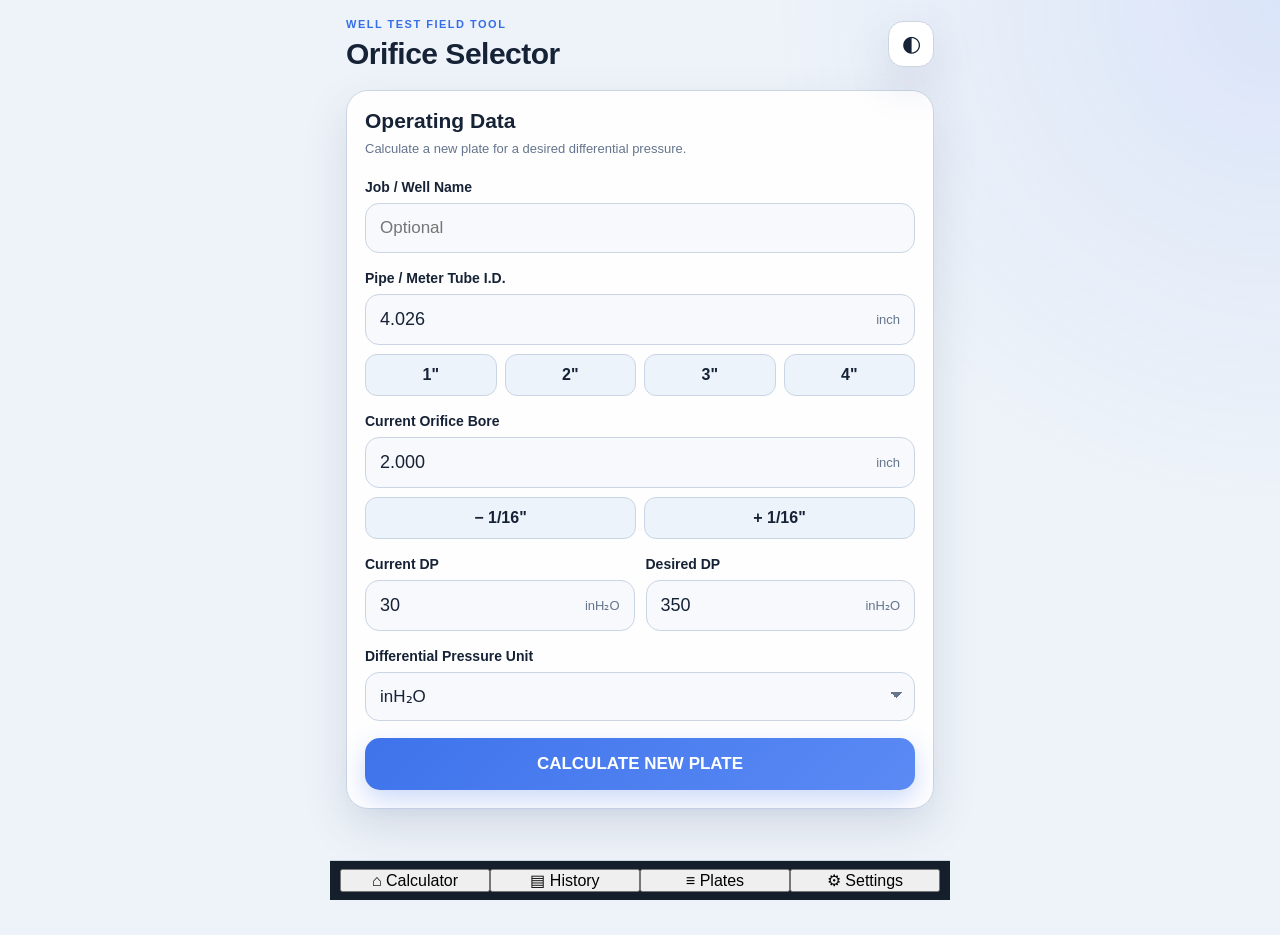
<file: index.html>
<!DOCTYPE html>
<html lang="en">
<head>
    <meta charset="UTF-8">

    <meta
        name="viewport"
        content="width=device-width, initial-scale=1, viewport-fit=cover"
    >

    <meta name="theme-color" content="#08111f">
    <meta name="apple-mobile-web-app-capable" content="yes">
    <meta
        name="apple-mobile-web-app-status-bar-style"
        content="black-translucent"
    >

    <title>Well Test Orifice Selector</title>

    <link rel="manifest" href="manifest.json">
    <link rel="stylesheet" href="style.css">
</head>

<body>

<div class="app-shell">

    <header class="top-header">

        <div>
            <p class="eyebrow">WELL TEST FIELD TOOL</p>
            <h1>Orifice Selector</h1>
        </div>

        <button
            class="icon-button"
            type="button"
            onclick="toggleTheme()"
            aria-label="Toggle theme"
        >
            ◐
        </button>

    </header>

    <main>

        <!-- CALCULATOR PAGE -->

        <section id="calculatorPage" class="page active-page">

            <div class="card">

                <div class="section-heading">
                    <div>
                        <h2>Operating Data</h2>
                        <p>
                            Calculate a new plate for a desired
                            differential pressure.
                        </p>
                    </div>
                </div>

                <div class="field">

                    <label for="jobName">
                        Job / Well Name
                    </label>

                    <input
                        id="jobName"
                        class="text-input"
                        type="text"
                        placeholder="Optional"
                        autocomplete="off"
                    >

                </div>

                <div class="field">

                    <label for="pipeID">
                        Pipe / Meter Tube I.D.
                    </label>

                    <div class="input-with-unit">

                        <input
                            id="pipeID"
                            type="number"
                            inputmode="decimal"
                            value="4.026"
                            step="0.001"
                        >

                        <span>inch</span>

                    </div>

                    <div class="quick-buttons">

                        <button
                            type="button"
                            onclick="setPipe(1.049)"
                        >
                            1"
                        </button>

                        <button
                            type="button"
                            onclick="setPipe(2.067)"
                        >
                            2"
                        </button>

                        <button
                            type="button"
                            onclick="setPipe(3.068)"
                        >
                            3"
                        </button>

                        <button
                            type="button"
                            onclick="setPipe(4.026)"
                        >
                            4"
                        </button>

                    </div>

                </div>

                <div class="field">

                    <label for="currentOrifice">
                        Current Orifice Bore
                    </label>

                    <div class="input-with-unit">

                        <input
                            id="currentOrifice"
                            type="number"
                            inputmode="decimal"
                            value="2.000"
                            step="0.0625"
                        >

                        <span>inch</span>

                    </div>

                    <div class="step-buttons">

                        <button
                            type="button"
                            onclick="stepCurrentPlate(-1)"
                        >
                            − 1/16"
                        </button>

                        <button
                            type="button"
                            onclick="stepCurrentPlate(1)"
                        >
                            + 1/16"
                        </button>

                    </div>

                </div>

                <div class="two-columns">

                    <div class="field">

                        <label for="currentDP">
                            Current DP
                        </label>

                        <div class="input-with-unit">

                            <input
                                id="currentDP"
                                type="number"
                                inputmode="decimal"
                                value="30"
                                step="0.1"
                            >

                            <span id="currentDPUnit">
                                inH₂O
                            </span>

                        </div>

                    </div>

                    <div class="field">

                        <label for="desiredDP">
                            Desired DP
                        </label>

                        <div class="input-with-unit">

                            <input
                                id="desiredDP"
                                type="number"
                                inputmode="decimal"
                                value="350"
                                step="0.1"
                            >

                            <span id="desiredDPUnit">
                                inH₂O
                            </span>

                        </div>

                    </div>

                </div>

                <div class="field">

                    <label for="dpUnit">
                        Differential Pressure Unit
                    </label>

                    <select
                        id="dpUnit"
                        class="select-input"
                        onchange="updateDPUnitLabels()"
                    >
                        <option value="inH2O">
                            inH₂O
                        </option>

                        <option value="psi">
                            psi
                        </option>

                        <option value="kPa">
                            kPa
                        </option>
                    </select>

                </div>

                <button
                    class="primary-button"
                    type="button"
                    onclick="calculateOrifice()"
                >
                    CALCULATE NEW PLATE
                </button>

                <div
                    id="errorBox"
                    class="error-box"
                ></div>

            </div>

            <!-- RESULT -->

            <div
                id="resultCard"
                class="card result-card"
            >

                <div class="recommended-result">

                    <p>Recommended Standard Plate</p>

                    <div
                        id="nearestPlate"
                        class="recommended-size"
                    >
                        —
                    </div>

                    <div
                        id="fractionPlate"
                        class="fraction-size"
                    >
                        —
                    </div>

                </div>

                <div class="result-grid">

                    <div class="result-box">

                        <span>Calculated Bore</span>

                        <strong id="calculatedBore">
                            —
                        </strong>

                    </div>

                    <div class="result-box">

                        <span>Expected DP</span>

                        <strong id="expectedDP">
                            —
                        </strong>

                    </div>

                    <div class="result-box">

                        <span>Beta Ratio</span>

                        <strong id="betaRatio">
                            —
                        </strong>

                    </div>

                    <div class="result-box">

                        <span>Status</span>

                        <strong id="status">
                            —
                        </strong>

                    </div>

                </div>

                <div class="result-actions">

                    <button
                        type="button"
                        onclick="saveCalculation()"
                    >
                        Save
                    </button>

                    <button
                        type="button"
                        onclick="shareResult()"
                    >
                        Share
                    </button>

                </div>

                <h3 class="table-title">
                    Nearby Standard Plates
                </h3>

                <div
                    id="plateTable"
                    class="plate-table"
                ></div>

                <p class="field-note">
                    Field estimate only. The calculation assumes
                    approximately constant flow and applies a basic
                    bore-to-pipe geometry correction. Follow the
                    approved company procedure before changing a plate.
                </p>

            </div>

        </section>


        <!-- HISTORY PAGE -->

        <section id="historyPage" class="page">

            <div class="card">

                <div class="section-heading">

                    <div>
                        <h2>Calculation History</h2>
                        <p>
                            Saved calculations remain on this device.
                        </p>
                    </div>

                    <button
                        class="small-danger-button"
                        type="button"
                        onclick="clearHistory()"
                    >
                        Clear
                    </button>

                </div>

                <div
                    id="historyList"
                    class="history-list"
                ></div>

            </div>

        </section>


        <!-- PLATE TABLE PAGE -->

        <section id="platesPage" class="page">

            <div class="card">

                <div class="section-heading">

                    <div>
                        <h2>American Plate Sizes</h2>
                        <p>
                            Standard increments of 1/16 inch.
                        </p>
                    </div>

                </div>

                <div class="field">

                    <label for="tablePipeID">
                        Pipe I.D. for Beta Ratio
                    </label>

                    <div class="input-with-unit">

                        <input
                            id="tablePipeID"
                            type="number"
                            inputmode="decimal"
                            value="4.026"
                            step="0.001"
                            oninput="renderStandardPlateTable()"
                        >

                        <span>inch</span>

                    </div>

                </div>

                <div
                    id="standardPlateTable"
                    class="plate-table"
                ></div>

            </div>

        </section>


        <!-- SETTINGS PAGE -->

        <section id="settingsPage" class="page">

            <div class="card">

                <div class="section-heading">

                    <div>
                        <h2>Settings</h2>
                        <p>
                            Configure field calculation limits.
                        </p>
                    </div>

                </div>

                <div class="field">

                    <label for="minimumBeta">
                        Minimum Beta Warning
                    </label>

                    <input
                        id="minimumBeta"
                        class="text-input"
                        type="number"
                        inputmode="decimal"
                        value="0.20"
                        step="0.01"
                    >

                </div>

                <div class="field">

                    <label for="maximumBeta">
                        Maximum Beta Warning
                    </label>

                    <input
                        id="maximumBeta"
                        class="text-input"
                        type="number"
                        inputmode="decimal"
                        value="0.75"
                        step="0.01"
                    >

                </div>

                <button
                    class="primary-button"
                    type="button"
                    onclick="saveSettings()"
                >
                    SAVE SETTINGS
                </button>

                <p class="field-note">
                    These limits only control the application warning.
                    They do not replace engineering review or company
                    requirements.
                </p>

            </div>

            <div class="card about-card">

                <p class="eyebrow">
                    APPLICATION
                </p>

                <h2>Well Test Orifice Selector</h2>

                <p>
                    Final Field Edition 1.0
                </p>

            </div>

        </section>

    </main>


    <!-- BOTTOM NAVIGATION -->

    <nav class="bottom-nav">

        <button
            id="calculatorNav"
            class="active-nav"
            type="button"
            onclick="openPage('calculator')"
        >
            <span>⌂</span>
            Calculator
        </button>

        <button
            id="historyNav"
            type="button"
            onclick="openPage('history')"
        >
            <span>▤</span>
            History
        </button>

        <button
            id="platesNav"
            type="button"
            onclick="openPage('plates')"
        >
            <span>≡</span>
            Plates
        </button>

        <button
            id="settingsNav"
            type="button"
            onclick="openPage('settings')"
        >
            <span>⚙</span>
            Settings
        </button>

    </nav>

</div>

<script src="script.js"></script>

<script>
    if ("serviceWorker" in navigator) {
        window.addEventListener("load", function () {
            navigator.serviceWorker.register("service-worker.js");
        });
    }
</script>

</body>
</html>
</file>
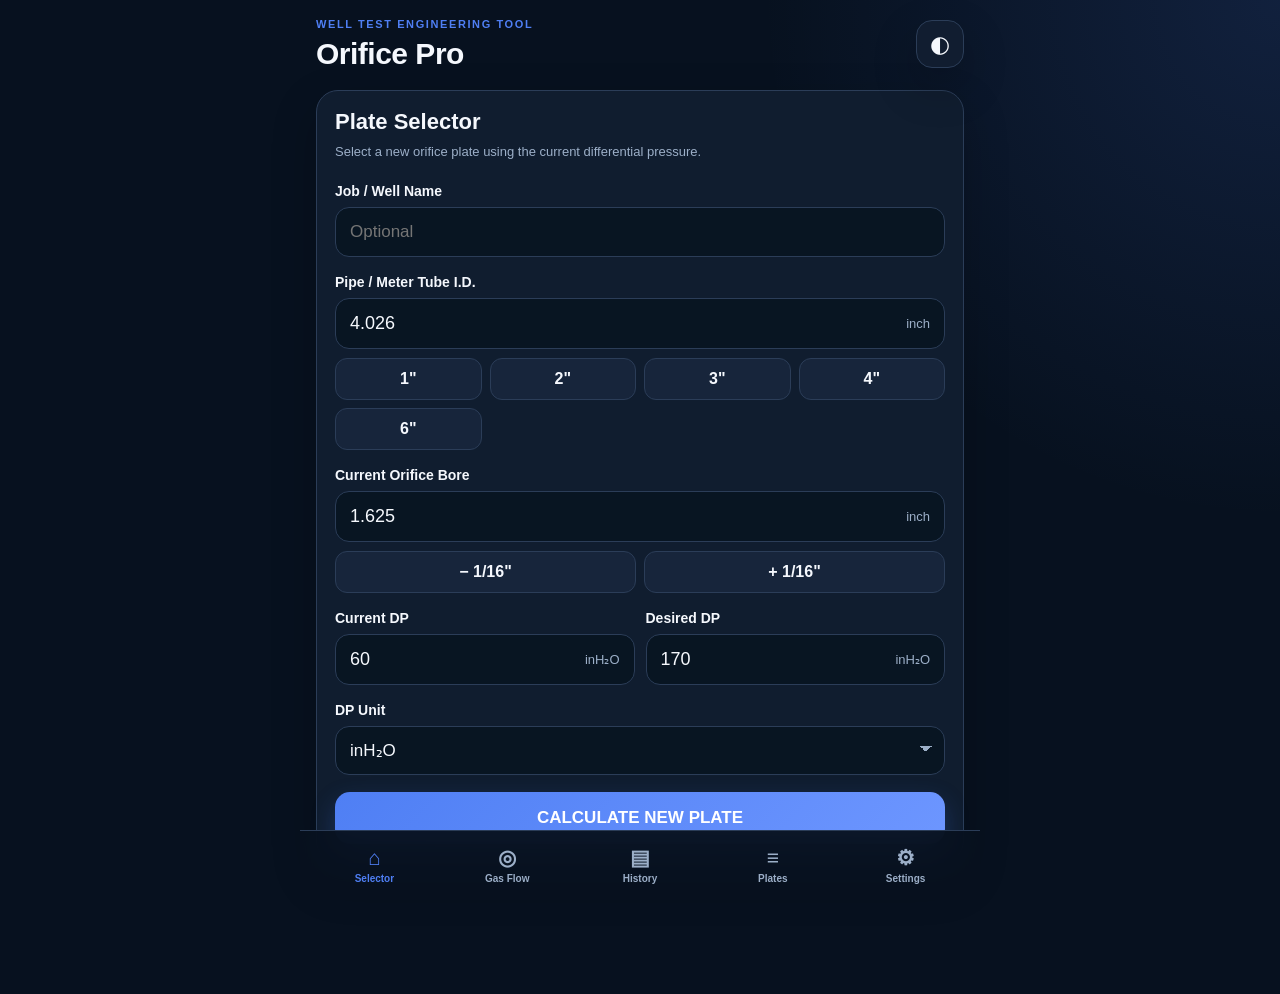
<file: pro.html>
<!DOCTYPE html>
<html lang="en">
<head>
  <meta charset="UTF-8">

  <meta
    name="viewport"
    content="width=device-width, initial-scale=1, viewport-fit=cover"
  >

  <meta name="theme-color" content="#07111f">
  <meta name="apple-mobile-web-app-capable" content="yes">
  <meta
    name="apple-mobile-web-app-status-bar-style"
    content="black-translucent"
  >

  <title>Well Test Orifice Pro</title>

  <link rel="stylesheet" href="pro.css">
<link rel="manifest" href="manifest.webmanifest">
<link rel="apple-touch-icon" href="apple-touch-icon.PNG">
<meta name="apple-mobile-web-app-title" content="Orifice Pro">
</head>

<body>

<div class="app-shell">

  <header class="top-header">

    <div>
      <div class="eyebrow">
        WELL TEST ENGINEERING TOOL
      </div>

      <h1>
        Orifice Pro
      </h1>
    </div>

    <button
      class="theme-button"
      type="button"
      onclick="toggleTheme()"
    >
      ◐
    </button>

  </header>


  <main>

    <!-- PLATE SELECTOR -->

    <section id="selectorPage" class="page active-page">

      <div class="card">

        <div class="section-heading">
          <h2>Plate Selector</h2>

          <p>
            Select a new orifice plate using the current
            differential pressure.
          </p>
        </div>

        <div class="field">

          <label for="selectorJobName">
            Job / Well Name
          </label>

          <input
            id="selectorJobName"
            class="input-control"
            type="text"
            placeholder="Optional"
          >

        </div>

        <div class="field">

          <label for="selectorPipeID">
            Pipe / Meter Tube I.D.
          </label>

          <div class="input-with-unit">

            <input
              id="selectorPipeID"
              type="number"
              inputmode="decimal"
              value="4.026"
              step="0.001"
            >

            <span>inch</span>

          </div>

          <div class="preset-grid">

            <button
              type="button"
              onclick="setSelectorPipe(1.049)"
            >
              1"
            </button>

            <button
              type="button"
              onclick="setSelectorPipe(2.067)"
            >
              2"
            </button>

            <button
              type="button"
              onclick="setSelectorPipe(3.068)"
            >
              3"
            </button>

            <button
              type="button"
              onclick="setSelectorPipe(4.026)"
            >
              4"
            </button>

            <button
              type="button"
              onclick="setSelectorPipe(6.065)"
            >
              6"
            </button>

          </div>

        </div>

        <div class="field">

          <label for="selectorCurrentPlate">
            Current Orifice Bore
          </label>

          <div class="input-with-unit">

            <input
              id="selectorCurrentPlate"
              type="number"
              inputmode="decimal"
              value="1.625"
              step="0.0625"
            >

            <span>inch</span>

          </div>

          <div class="two-button-grid">

            <button
              type="button"
              onclick="stepSelectorPlate(-1)"
            >
              − 1/16"
            </button>

            <button
              type="button"
              onclick="stepSelectorPlate(1)"
            >
              + 1/16"
            </button>

          </div>

        </div>

        <div class="two-column-grid">

          <div class="field">

            <label for="selectorCurrentDP">
              Current DP
            </label>

            <div class="input-with-unit">

              <input
                id="selectorCurrentDP"
                type="number"
                inputmode="decimal"
                value="60"
                step="0.1"
              >

              <span class="selector-dp-unit">
                inH₂O
              </span>

            </div>

          </div>

          <div class="field">

            <label for="selectorTargetDP">
              Desired DP
            </label>

            <div class="input-with-unit">

              <input
                id="selectorTargetDP"
                type="number"
                inputmode="decimal"
                value="170"
                step="0.1"
              >

              <span class="selector-dp-unit">
                inH₂O
              </span>

            </div>

          </div>

        </div>

        <div class="field">

          <label for="selectorDPUnit">
            DP Unit
          </label>

          <select
            id="selectorDPUnit"
            class="input-control"
            onchange="updateSelectorDPUnit()"
          >

            <option value="inH2O">
              inH₂O
            </option>

            <option value="psi">
              psi
            </option>

            <option value="kPa">
              kPa
            </option>

          </select>

        </div>

        <button
          class="primary-button"
          type="button"
          onclick="calculatePlateSelector()"
        >
          CALCULATE NEW PLATE
        </button>

        <div
          id="selectorError"
          class="error-box"
        ></div>

      </div>


      <div
        id="selectorResultCard"
        class="card result-card"
      >

        <div class="hero-result">

          <span>
            Recommended Standard Plate
          </span>

          <strong id="selectorRecommendedPlate">
            —
          </strong>

          <small id="selectorRecommendedFraction">
            —
          </small>

        </div>

        <div class="result-grid">

          <div class="result-box">
            <span>Calculated Bore</span>
            <strong id="selectorCalculatedBore">—</strong>
          </div>

          <div class="result-box">
            <span>Expected DP</span>
            <strong id="selectorExpectedDP">—</strong>
          </div>

          <div class="result-box">
            <span>Beta Ratio</span>
            <strong id="selectorBeta">—</strong>
          </div>

          <div class="result-box">
            <span>Status</span>
            <strong id="selectorStatus">—</strong>
          </div>

        </div>

        <div class="action-grid">

          <button
            type="button"
            onclick="saveSelectorResult()"
          >
            Save
          </button>

          <button
            type="button"
            onclick="shareSelectorResult()"
          >
            Share
          </button>

        </div>

        <h3 class="table-title">
          Nearby Standard Plates
        </h3>

        <div
          id="selectorPlateTable"
          class="data-table"
        ></div>

      </div>

    </section>


    <!-- GAS FLOW CALCULATOR -->

    <section id="gasPage" class="page">

      <div class="card">

        <div class="section-heading">
          <h2>Gas Flow Calculator</h2>

          <p>
            Estimate gas flow through an orifice meter.
          </p>
        </div>

        <div class="warning-banner">
          Integrated AGA-3 development engine. Flange taps are default. Validate results against approved company software before field or official use.
        </div>

        <div class="field">

          <label for="gasJobName">
            Job / Well Name
          </label>

          <input
            id="gasJobName"
            class="input-control"
            type="text"
            placeholder="Optional"
          >

        </div>

        <div class="two-column-grid">

          <div class="field">

            <label for="gasPipeID">
              Pipe I.D.
            </label>

            <div class="input-with-unit">

              <input
                id="gasPipeID"
                type="number"
                inputmode="decimal"
                value="4.026"
                step="0.001"
              >

              <span>inch</span>

            </div>

          </div>

          <div class="field">

            <label for="gasOrifice">
              Orifice Bore
            </label>

            <div class="input-with-unit">

              <input
                id="gasOrifice"
                type="number"
                inputmode="decimal"
                value="1.500"
                step="0.001"
              >

              <span>inch</span>

            </div>

          </div>

        </div>

        <div class="two-column-grid">

          <div class="field">

            <label for="gasDP">
              Differential Pressure
            </label>

            <div class="input-with-unit">

              <input
                id="gasDP"
                type="number"
                inputmode="decimal"
                value="100"
                step="0.1"
              >

              <span>inH₂O</span>

            </div>

          </div>

          <div class="field">

            <label for="gasStaticPressure">
              Static Pressure
            </label>

            <div class="input-with-unit">

              <input
                id="gasStaticPressure"
                type="number"
                inputmode="decimal"
                value="500"
                step="0.1"
              >

              <span>psig</span>

            </div>

          </div>

        </div>

        <div class="two-column-grid">

          <div class="field">

            <label for="gasTemperature">
              Flowing Temperature
            </label>

            <div class="input-with-unit">

              <input
                id="gasTemperature"
                type="number"
                inputmode="decimal"
                value="80"
                step="0.1"
              >

              <span>°F</span>

            </div>

          </div>

          <div class="field">

            <label for="gasSpecificGravity">
              Gas Specific Gravity
            </label>

            <input
              id="gasSpecificGravity"
              class="input-control"
              type="number"
              inputmode="decimal"
              value="0.65"
              step="0.001"
            >

          </div>

        </div>

        <div class="two-column-grid">

          <div class="field">

            <label for="gasZ">
              Compressibility Factor Z
            </label>

            <input
              id="gasZ"
              class="input-control"
              type="number"
              inputmode="decimal"
              value="0.90"
              step="0.001"
            >

          </div>

          <div class="field">

            <label for="gasK">
              Isentropic Exponent k
            </label>

            <input
              id="gasK"
              class="input-control"
              type="number"
              inputmode="decimal"
              value="1.30"
              step="0.01"
            >

          </div>

        </div>

        <div class="field">

          <label for="gasViscosity">
            Dynamic Viscosity
          </label>

          <div class="input-with-unit">

            <input
              id="gasViscosity"
              type="number"
              inputmode="decimal"
              value="0.011"
              step="0.001"
            >

            <span>cP</span>

          </div>

          <p class="small-note">
            Required for Reynolds number and automatic AGA-3 discharge coefficient.
          </p>

        </div>

        <div class="two-column-grid">

          <div class="field">

            <label for="gasCd">
              Discharge Coefficient Cd
            </label>

            <input
              id="gasCd"
              class="input-control"
              type="number"
              inputmode="decimal"
              value="0.610"
              step="0.0001"
            >

            <p class="small-note">
              Flange taps: calculated automatically by AGA-3 RG iteration.
              Pipe taps: entered value is used as a legacy/manual input.
            </p>

          </div>

          <div class="field">

            <label for="gasBasePressure">
              Base Pressure
            </label>

            <div class="input-with-unit">

              <input
                id="gasBasePressure"
                type="number"
                inputmode="decimal"
                value="14.73"
                step="0.01"
              >

              <span>psia</span>

            </div>

          </div>

        </div>

        <div class="field">

          <label for="gasBaseTemperature">
            Base Temperature
          </label>

          <div class="input-with-unit">

            <input
              id="gasBaseTemperature"
              type="number"
              inputmode="decimal"
              value="60"
              step="0.1"
            >

            <span>°F</span>

          </div>

        </div>

        <button
          class="primary-button"
          type="button"
          onclick="calculateGasFlow()"
        >
          CALCULATE GAS FLOW
        </button>

        <div
          id="gasError"
          class="error-box"
        ></div>

      </div>


      <div
        id="gasResultCard"
        class="card result-card"
      >

        <div class="hero-result">

          <span>
            Estimated Gas Flow
          </span>

          <strong id="gasMMSCFD">
            —
          </strong>

          <small>
            MMSCFD
          </small>

        </div>

        <div class="result-grid">

          <div class="result-box">
            <span>MSCFD</span>
            <strong id="gasMSCFD">—</strong>
          </div>

          <div class="result-box">
            <span>ACFM</span>
            <strong id="gasACFM">—</strong>
          </div>

          <div class="result-box">
            <span>Beta Ratio</span>
            <strong id="gasBeta">—</strong>
          </div>

          <div class="result-box">
            <span>Expansion Factor</span>
            <strong id="gasExpansion">—</strong>
          </div>

          <div class="result-box">
            <span>Gas Density</span>
            <strong id="gasDensity">—</strong>
          </div>

          <div class="result-box">
            <span>Bore Velocity</span>
            <strong id="gasVelocity">—</strong>
          </div>

        </div>

        <div
          id="gasWarnings"
          class="warning-list"
        ></div>

        <div class="action-grid">

          <button
            type="button"
            onclick="saveGasResult()"
          >
            Save
          </button>

          <button
            type="button"
            onclick="shareGasResult()"
          >
            Share
          </button>

        </div>

      </div>

    </section>


    <!-- HISTORY -->

    <section id="historyPage" class="page">

      <div class="card">

        <div class="section-heading row-heading">

          <div>
            <h2>History</h2>
            <p>
              Saved calculations on this device.
            </p>
          </div>

          <button
            class="danger-button"
            type="button"
            onclick="clearAllHistory()"
          >
            Clear
          </button>

        </div>

        <div
          id="historyList"
          class="history-list"
        ></div>

      </div>

    </section>


    <!-- PLATE LIBRARY -->

    <section id="platesPage" class="page">

      <div class="card">

        <div class="section-heading">
          <h2>American Plate Library</h2>

          <p>
            Plate sizes in 1/16 inch increments.
          </p>
        </div>

        <div class="field">

          <label for="plateLibraryPipeID">
            Pipe I.D.
          </label>

          <div class="input-with-unit">

            <input
              id="plateLibraryPipeID"
              type="number"
              inputmode="decimal"
              value="4.026"
              step="0.001"
              oninput="renderPlateLibrary()"
            >

            <span>inch</span>

          </div>

        </div>

        <div
          id="plateLibraryTable"
          class="data-table"
        ></div>

      </div>

    </section>


    <!-- SETTINGS -->

    <section id="settingsPage" class="page">

      <div class="card">

        <div class="section-heading">
          <h2>Settings</h2>

          <p>
            Application and warning limits.
          </p>
        </div>

        <div class="field">

          <label for="tapType">
            Pressure Tap Type
          </label>

          <select
            id="tapType"
            class="input-control"
            onchange="previewTapTypeLimits()"
          >
            <option value="flange" selected>
              Flange Taps (Default)
            </option>

            <option value="pipe">
              Pipe Taps (Legacy / Manual Cd)
            </option>
          </select>

          <p class="small-note">
            Flange taps use automatic AGA-3 Reader-Harris/Gallagher Cd.
            Pipe taps use the entered Cd until a company-approved legacy method is configured.
          </p>

        </div>

        <div class="two-column-grid">

          <div class="field">

            <label for="minimumBeta">
              Minimum Beta
            </label>

            <input
              id="minimumBeta"
              class="input-control"
              type="number"
              value="0.15"
              step="0.01"
              readonly
            >

          </div>

          <div class="field">

            <label for="maximumBeta">
              Maximum Beta
            </label>

            <input
              id="maximumBeta"
              class="input-control"
              type="number"
              value="0.70"
              step="0.01"
              readonly
            >

          </div>

        </div>

        <button
          class="primary-button"
          type="button"
          onclick="saveProSettings()"
        >
          SAVE SETTINGS
        </button>

      </div>

      <div class="card about-card">

        <div class="eyebrow">
          APPLICATION
        </div>

        <h2>
          Well Test Orifice Pro
        </h2>

        <p>
          Version 2.0 Beta 4 — Integrated AGA-3 Development Engine
        </p>

        <p class="small-note">
          Field estimate only. Not a certified custody-transfer
          calculation.
        </p>

      </div>

    </section>

  </main>


  <nav class="bottom-nav">

    <button
      id="selectorNav"
      class="active-nav"
      type="button"
      onclick="openProPage('selector')"
    >
      <span>⌂</span>
      Selector
    </button>

    <button
      id="gasNav"
      type="button"
      onclick="openProPage('gas')"
    >
      <span>◎</span>
      Gas Flow
    </button>

    <button
      id="historyNav"
      type="button"
      onclick="openProPage('history')"
    >
      <span>▤</span>
      History
    </button>

    <button
      id="platesNav"
      type="button"
      onclick="openProPage('plates')"
    >
      <span>≡</span>
      Plates
    </button>

    <button
      id="settingsNav"
      type="button"
      onclick="openProPage('settings')"
    >
      <span>⚙</span>
      Settings
    </button>

  </nav>

</div>

<script src="pro.js"></script>
<script src="pwa.js"></script>
</body>
</html>
</file>
<file: style.css>
:root{
    --background:#07111f;
    --background-soft:#0c1728;
    --card:#111d30;
    --card-soft:#17253b;
    --input:#081522;
    --border:#2b3d58;

    --text:#f4f7fc;
    --muted:#9cafc8;

    --primary:#4f7ff4;
    --primary-hover:#6992f7;

    --success:#61d98a;
    --warning:#f3be63;
    --danger:#ff7b7b;

    --shadow:0 18px 45px rgba(0,0,0,.20);
}

body.light-theme{
    --background:#eef3f9;
    --background-soft:#e5edf6;
    --card:#ffffff;
    --card-soft:#edf3fb;
    --input:#f7f9fc;
    --border:#cad5e4;

    --text:#162235;
    --muted:#65758d;

    --primary:#356ee8;
    --primary-hover:#245fd5;

    --success:#138a47;
    --warning:#b36c00;
    --danger:#c93636;

    --shadow:0 18px 45px rgba(44,65,94,.13);
}

*{
    box-sizing:border-box;
    margin:0;
    padding:0;
}

html{
    background:var(--background);
    scroll-behavior:smooth;
}

body{
    min-height:100vh;
    background:
        radial-gradient(
            circle at top right,
            rgba(79,127,244,.12),
            transparent 32%
        ),
        var(--background);

    color:var(--text);

    font-family:
        -apple-system,
        BlinkMacSystemFont,
        "Segoe UI",
        Roboto,
        Arial,
        sans-serif;

    transition:
        background .25s ease,
        color .25s ease;
}

button,
input,
select{
    font:inherit;
}

button{
    cursor:pointer;
}

button:active{
    transform:scale(.985);
}

.app-shell{
    width:100%;
    max-width:620px;
    margin:auto;

    min-height:100vh;

    padding:
        calc(18px + env(safe-area-inset-top))
        16px
        calc(110px + env(safe-area-inset-bottom));
}

.top-header{
    display:flex;
    align-items:center;
    justify-content:space-between;
    gap:15px;

    margin-bottom:20px;
}

.top-header h1{
    font-size:30px;
    line-height:1.1;
    letter-spacing:-.5px;
}

.eyebrow{
    color:var(--primary);
    font-size:11px;
    font-weight:800;
    letter-spacing:1.5px;
    margin-bottom:7px;
}

.icon-button{
    width:46px;
    height:46px;

    border-radius:15px;

    border:1px solid var(--border);
    background:var(--card);
    color:var(--text);

    font-size:22px;

    box-shadow:var(--shadow);
}

.page{
    display:none;
}

.active-page{
    display:block;
    animation:pageFade .20s ease;
}

@keyframes pageFade{
    from{
        opacity:0;
        transform:translateY(5px);
    }

    to{
        opacity:1;
        transform:translateY(0);
    }
}

.card{
    background:rgba(17,29,48,.96);

    border:1px solid var(--border);
    border-radius:22px;

    padding:18px;
    margin-bottom:16px;

    box-shadow:var(--shadow);

    transition:
        background .25s ease,
        border-color .25s ease;
}

body.light-theme .card{
    background:rgba(255,255,255,.96);
}

.section-heading{
    display:flex;
    align-items:flex-start;
    justify-content:space-between;
    gap:12px;

    margin-bottom:20px;
}

.section-heading h2{
    font-size:21px;
    margin-bottom:6px;
}

.section-heading p{
    color:var(--muted);
    font-size:13px;
    line-height:1.55;
}

.field{
    margin-bottom:17px;
}

.field label{
    display:block;

    color:var(--text);

    font-size:14px;
    font-weight:650;

    margin-bottom:8px;
}

.text-input,
.select-input,
.input-with-unit{
    width:100%;

    background:var(--input);

    border:1px solid var(--border);
    border-radius:14px;

    color:var(--text);

    transition:
        border-color .2s ease,
        background .25s ease;
}

.text-input,
.select-input{
    padding:14px;
    outline:none;
    font-size:17px;
}

.text-input:focus,
.select-input:focus,
.input-with-unit:focus-within{
    border-color:var(--primary);
}

.select-input{
    appearance:none;

    background-image:
        linear-gradient(
            45deg,
            transparent 50%,
            var(--muted) 50%
        ),
        linear-gradient(
            135deg,
            var(--muted) 50%,
            transparent 50%
        );

    background-position:
        calc(100% - 18px) 19px,
        calc(100% - 12px) 19px;

    background-size:6px 6px,6px 6px;
    background-repeat:no-repeat;
}

.input-with-unit{
    display:flex;
    align-items:center;
    overflow:hidden;
}

.input-with-unit input{
    width:100%;

    padding:14px;

    border:0;
    outline:0;

    color:var(--text);
    background:transparent;

    font-size:18px;
    direction:ltr;
    text-align:left;

    appearance:textfield;
}

.input-with-unit input::-webkit-outer-spin-button,
.input-with-unit input::-webkit-inner-spin-button{
    appearance:none;
    margin:0;
}

.input-with-unit span{
    color:var(--muted);

    font-size:13px;

    padding:0 14px;

    white-space:nowrap;
}

.two-columns{
    display:grid;
    grid-template-columns:1fr 1fr;
    gap:11px;
}

.quick-buttons{
    display:grid;
    grid-template-columns:repeat(4,1fr);
    gap:8px;

    margin-top:9px;
}

.quick-buttons button,
.step-buttons button{
    border:1px solid var(--border);
    border-radius:12px;

    background:var(--card-soft);
    color:var(--text);

    padding:11px 8px;

    font-weight:700;
}

.quick-buttons button:hover,
.step-buttons button:hover{
    border-color:var(--primary);
}

.step-buttons{
    display:grid;
    grid-template-columns:1fr 1fr;
    gap:8px;

    margin-top:9px;
}

.primary-button{
    width:100%;

    border:0;
    border-radius:15px;

    padding:16px;

    color:white;

    background:
        linear-gradient(
            135deg,
            #3e73eb,
            #5b8af4
        );

    font-size:17px;
    font-weight:850;

    box-shadow:
        0 10px 24px
        rgba(57,110,230,.25);
}

.primary-button:hover{
    background:
        linear-gradient(
            135deg,
            var(--primary),
            var(--primary-hover)
        );
}

.error-box{
    display:none;

    margin-top:13px;
    padding:12px;

    border:1px solid rgba(255,123,123,.45);
    border-radius:13px;

    background:rgba(255,123,123,.12);
    color:#ffb2b2;

    font-size:13px;
    line-height:1.5;
}

body.light-theme .error-box{
    color:#982828;
}

.result-card{
    display:none;
}

.recommended-result{
    text-align:center;

    background:
        linear-gradient(
            135deg,
            rgba(79,127,244,.20),
            rgba(79,127,244,.07)
        );

    border:1px solid rgba(79,127,244,.35);
    border-radius:18px;

    padding:20px;
    margin-bottom:14px;
}

.recommended-result p{
    color:var(--muted);
    font-size:13px;
}

.recommended-size{
    direction:ltr;

    font-size:42px;
    font-weight:950;
    letter-spacing:-1px;

    margin:6px 0;
}

.fraction-size{
    color:var(--muted);
    font-size:16px;
}

.result-grid{
    display:grid;
    grid-template-columns:1fr 1fr;
    gap:10px;

    margin-bottom:12px;
}

.result-box{
    background:var(--input);

    border:1px solid var(--border);
    border-radius:15px;

    padding:13px;
}

.result-box span{
    display:block;

    color:var(--muted);
    font-size:12px;

    margin-bottom:5px;
}

.result-box strong{
    display:block;

    direction:ltr;

    color:var(--text);

    font-size:19px;
}

.result-actions{
    display:grid;
    grid-template-columns:1fr 1fr;
    gap:9px;

    margin:12px 0 18px;
}

.result-actions button{
    border:1px solid var(--border);
    border-radius:13px;

    padding:12px;

    background:var(--card-soft);
    color:var(--text);

    font-weight:800;
}

.table-title{
    font-size:16px;
    margin-bottom:10px;
}

.plate-table{
    border:1px solid var(--border);
    border-radius:15px;
    overflow:hidden;
}

.table-row{
    display:grid;
    grid-template-columns:1.2fr 1fr 1fr;
    align-items:center;
    gap:8px;

    padding:11px 12px;

    border-bottom:1px solid var(--border);

    font-size:13px;
}

.table-row:last-child{
    border-bottom:0;
}

.table-head{
    color:var(--muted);
    background:var(--input);

    font-size:11px;
    font-weight:800;
    text-transform:uppercase;
    letter-spacing:.5px;
}

.selected{
    background:rgba(97,217,138,.12);
}

.table-row small{
    color:var(--muted);
}

.status-ok{
    color:var(--success) !important;
}

.status-warning{
    color:var(--warning) !important;
}

.status-danger{
    color:var(--danger) !important;
}

.field-note{
    color:var(--muted);

    font-size:12px;
    line-height:1.65;

    margin-top:14px;
}

.small-danger-button{
    border:1px solid rgba(255,123,123,.35);
    border-radius:11px;

    background:rgba(255,123,123,.10);
    color:var(--danger);

    padding:9px 12px;

    font-size:13px;
    font-weight:800;
}

.history-list{
    display:flex;
    flex-direction:column;
    gap:10px;
}

.history-empty{
    text-align:center;
    color:var(--muted);

    padding:35px 15px;
}

.history-item{
    background:var(--input);

    border:1px solid var(--border);
    border-radius:15px;

    padding:13px;
}

.history-item-top{
    display:flex;
    justify-content:space-between;
    align-items:flex-start;
    gap:10px;

    margin-bottom:10px;
}

.history-item h3{
    font-size:16px;
}

.history-date{
    color:var(--muted);
    font-size:11px;
}

.history-data{
    display:grid;
    grid-template-columns:1fr 1fr;
    gap:8px;
}

.history-data div{
    background:var(--card-soft);
    border-radius:10px;
    padding:9px;
}

.history-data span{
    display:block;
    color:var(--muted);
    font-size:10px;
    margin-bottom:3px;
}

.history-data strong{
    direction:ltr;
    font-size:14px;
}

.about-card{
    text-align:center;
}

.about-card h2{
    margin-bottom:6px;
}

.about-card p:last-child{
    color:var(--muted);
}

.bottom-nav{
    position:fixed;

    left:50%;
    bottom:0;

    transform:translateX(-50%);

    width:100%;
    max-width:620px;

    display:grid;
    grid-template-columns:repeat(4,1fr);

    padding:
        8px 10px
        calc(8px + env(safe-area-inset-bottom));

    background:rgba(8,17,31,.94);

    border-top:1px solid var(--border);

    backdrop-filter:blur(18px);
    -webkit-back
</file>
<file: pro.css>
:root{
  --bg:#07111f;
  --bg-soft:#0d1829;
  --card:#111d30;
  --card-soft:#17253b;
  --input:#081522;
  --border:#2b3d58;

  --text:#f5f8fd;
  --muted:#9cafc8;

  --primary:#4f7ff4;
  --primary-2:#6d96ff;

  --success:#61d98a;
  --warning:#f3be63;
  --danger:#ff7b7b;

  --shadow:0 18px 45px rgba(0,0,0,.22);
}

body.light-theme{
  --bg:#eef3f9;
  --bg-soft:#e5edf6;
  --card:#ffffff;
  --card-soft:#edf3fb;
  --input:#f7f9fc;
  --border:#cad5e4;

  --text:#162235;
  --muted:#65758d;

  --primary:#356ee8;
  --primary-2:#5a86ef;

  --success:#138a47;
  --warning:#b36c00;
  --danger:#c93636;

  --shadow:0 18px 45px rgba(44,65,94,.13);
}

*{
  box-sizing:border-box;
  margin:0;
  padding:0;
}

html{
  background:var(--bg);
  scroll-behavior:smooth;
}

body{
  min-height:100vh;

  background:
    radial-gradient(
      circle at top right,
      rgba(79,127,244,.14),
      transparent 32%
    ),
    var(--bg);

  color:var(--text);

  font-family:
    -apple-system,
    BlinkMacSystemFont,
    "Segoe UI",
    Roboto,
    Arial,
    sans-serif;

  transition:
    background .25s ease,
    color .25s ease;
}

button,
input,
select{
  font:inherit;
}

button{
  cursor:pointer;
}

button:active{
  transform:scale(.985);
}

.app-shell{
  width:100%;
  max-width:680px;
  margin:auto;
  min-height:100vh;

  padding:
    calc(18px + env(safe-area-inset-top))
    16px
    calc(115px + env(safe-area-inset-bottom));
}

.top-header{
  display:flex;
  align-items:center;
  justify-content:space-between;
  gap:16px;

  margin-bottom:20px;
}

.top-header h1{
  font-size:30px;
  line-height:1.1;
  letter-spacing:-.5px;
}

.eyebrow{
  color:var(--primary);
  font-size:11px;
  font-weight:900;
  letter-spacing:1.6px;
  margin-bottom:7px;
}

.theme-button{
  width:48px;
  height:48px;

  border-radius:16px;

  border:1px solid var(--border);
  background:var(--card);
  color:var(--text);

  font-size:23px;

  box-shadow:var(--shadow);
}

.page{
  display:none;
}

.active-page{
  display:block;
  animation:pageFade .2s ease;
}

@keyframes pageFade{
  from{
    opacity:0;
    transform:translateY(6px);
  }

  to{
    opacity:1;
    transform:translateY(0);
  }
}

.card{
  background:rgba(17,29,48,.97);

  border:1px solid var(--border);
  border-radius:22px;

  padding:18px;
  margin-bottom:16px;

  box-shadow:var(--shadow);

  transition:
    background .25s ease,
    border-color .25s ease;
}

body.light-theme .card{
  background:rgba(255,255,255,.97);
}

.section-heading{
  margin-bottom:20px;
}

.section-heading h2{
  font-size:22px;
  margin-bottom:7px;
}

.section-heading p{
  color:var(--muted);
  font-size:13px;
  line-height:1.6;
}

.row-heading{
  display:flex;
  align-items:flex-start;
  justify-content:space-between;
  gap:12px;
}

.field{
  margin-bottom:17px;
}

.field label{
  display:block;

  color:var(--text);

  font-size:14px;
  font-weight:700;

  margin-bottom:8px;
}

.input-control,
.input-with-unit{
  width:100%;

  background:var(--input);

  border:1px solid var(--border);
  border-radius:14px;

  color:var(--text);

  transition:
    border-color .2s ease,
    background .25s ease;
}

.input-control{
  padding:14px;
  outline:none;
  font-size:17px;
}

select.input-control{
  appearance:none;

  background-image:
    linear-gradient(
      45deg,
      transparent 50%,
      var(--muted) 50%
    ),
    linear-gradient(
      135deg,
      var(--muted) 50%,
      transparent 50%
    );

  background-position:
    calc(100% - 18px) 19px,
    calc(100% - 12px) 19px;

  background-size:6px 6px,6px 6px;
  background-repeat:no-repeat;
}

.input-control:focus,
.input-with-unit:focus-within{
  border-color:var(--primary);
}

.input-with-unit{
  display:flex;
  align-items:center;
  overflow:hidden;
}

.input-with-unit input{
  width:100%;

  padding:14px;

  border:0;
  outline:0;

  color:var(--text);
  background:transparent;

  font-size:18px;
  direction:ltr;
  text-align:left;

  appearance:textfield;
}

.input-with-unit input::-webkit-outer-spin-button,
.input-with-unit input::-webkit-inner-spin-button{
  appearance:none;
  margin:0;
}

.input-with-unit span{
  color:var(--muted);

  font-size:13px;

  padding:0 14px;

  white-space:nowrap;
}

.two-column-grid{
  display:grid;
  grid-template-columns:1fr 1fr;
  gap:11px;
}

.preset-grid{
  display:grid;
  grid-template-columns:repeat(4,1fr);
  gap:8px;

  margin-top:9px;
}

.two-button-grid{
  display:grid;
  grid-template-columns:1fr 1fr;
  gap:8px;

  margin-top:9px;
}

.preset-grid button,
.two-button-grid button{
  border:1px solid var(--border);
  border-radius:12px;

  background:var(--card-soft);
  color:var(--text);

  padding:11px 8px;

  font-weight:800;
}

.preset-grid button:hover,
.two-button-grid button:hover{
  border-color:var(--primary);
}

.primary-button{
  width:100%;

  border:0;
  border-radius:15px;

  padding:16px;

  color:white;

  background:
    linear-gradient(
      135deg,
      var(--primary),
      var(--primary-2)
    );

  font-size:17px;
  font-weight:900;

  box-shadow:
    0 10px 24px
    rgba(57,110,230,.27);
}

.warning-banner{
  border:1px solid rgba(243,190,99,.35);
  border-radius:13px;

  background:rgba(243,190,99,.10);
  color:var(--warning);

  padding:12px;

  font-size:12px;
  line-height:1.6;

  margin-bottom:18px;
}

.error-box{
  display:none;

  margin-top:13px;
  padding:12px;

  border:1px solid rgba(255,123,123,.45);
  border-radius:13px;

  background:rgba(255,123,123,.12);
  color:#ffb2b2;

  font-size:13px;
  line-height:1.5;
}

body.light-theme .error-box{
  color:#982828;
}

.result-card{
  display:none;
}

.hero-result{
  text-align:center;

  background:
    linear-gradient(
      135deg,
      rgba(79,127,244,.20),
      rgba(79,127,244,.07)
    );

  border:1px solid rgba(79,127,244,.35);
  border-radius:18px;

  padding:20px;
  margin-bottom:14px;
}

.hero-result span{
  display:block;
  color:var(--muted);
  font-size:13px;
}

.hero-result strong{
  display:block;

  direction:ltr;

  font-size:42px;
  font-weight:950;
  letter-spacing:-1px;

  margin:6px 0;
}

.hero-result small{
  color:var(--muted);
  font-size:16px;
}

.result-grid{
  display:grid;
  grid-template-columns:1fr 1fr;
  gap:10px;

  margin-bottom:12px;
}

.result-box{
  background:var(--input);

  border:1px solid var(--border);
  border-radius:15px;

  padding:13px;
}

.result-box span{
  display:block;

  color:var(--muted);
  font-size:12px;

  margin-bottom:5px;
}

.result-box strong{
  display:block;

  direction:ltr;

  color:var(--text);

  font-size:19px;
}

.action-grid{
  display:grid;
  grid-template-columns:1fr 1fr;
  gap:9px;

  margin:12px 0 18px;
}

.action-grid button{
  border:1px solid var(--border);
  border-radius:13px;

  padding:12px;

  background:var(--card-soft);
  color:var(--text);

  font-weight:800;
}

.table-title{
  font-size:16px;
  margin-bottom:10px;
}

.data-table{
  border:1px solid var(--border);
  border-radius:15px;
  overflow:hidden;
}

.table-row{
  display:grid;
  grid-template-columns:1.2fr 1fr 1fr;
  align-items:center;
  gap:8px;

  padding:11px 12px;

  border-bottom:1px solid var(--border);

  font-size:13px;
}

.table-row:last-child{
  border-bottom:0;
}

.table-head{
  color:var(--muted);
  background:var(--input);

  font-size:11px;
  font-weight:900;
  text-transform:uppercase;
  letter-spacing:.5px;
}

.selected{
  background:rgba(97,217,138,.12);
}

.table-row small{
  color:var(--muted);
}

.status-ok{
  color:var(--success) !important;
}

.status-warning{
  color:var(--warning) !important;
}

.status-danger{
  color:var(--danger) !important;
}

.warning-list{
  display:flex;
  flex-direction:column;
  gap:8px;

  margin-top:14px;
}

.warning-item{
  border:1px solid rgba(243,190,99,.35);
  border-radius:12px;

  background:rgba(243,190,99,.10);
  color:var(--warning);

  padding:10px 12px;

  font-size:12px;
  line-height:1.5;
}

.warning-item.danger{
  border-color:rgba(255,123,123,.35);
  background:rgba(255,123,123,.10);
  color:var(--danger);
}

.warning-item.success{
  border-color:rgba(97,217,138,.35);
  background:rgba(97,217,138,.10);
  color:var(--success);
}

.danger-button{
  border:1px solid rgba(255,123,123,.35);
  border-radius:11px;

  background:rgba(255,123,123,.10);
  color:var(--danger);

  padding:9px 12px;

  font-size:13px;
  font-weight:800;
}

.history-list{
  display:flex;
  flex-direction:column;
  gap:10px;
}

.history-empty{
  text-align:center;
  color:var(--muted);

  padding:35px 15px;
}

.history-item{
  background:var(--input);

  border:1px solid var(--border);
  border-radius:15px;

  padding:13px;
}

.history-item-top{
  display:flex;
  justify-content:space-between;
  align-items:flex-start;
  gap:10px;

  margin-bottom:10px;
}

.history-item h3{
  font-size:16px;
}

.history-date{
  color:var(--muted);
  font-size:11px;
}

.history-type{
  display:inline-block;

  color:var(--primary);

  background:rgba(79,127,244,.12);

  border:1px solid rgba(79,127,244,.25);
  border-radius:999px;

  padding:4px 8px;

  font-size:10px;
  font-weight:800;

  margin-top:6px;
}

.history-data{
  display:grid;
  grid-template-columns:1fr 1fr;
  gap:8px;
}

.history-data div{
  background:var(--card-soft);
  border-radius:10px;
  padding:9px;
}

.history-data span{
  display:block;
  color:var(--muted);
  font-size:10px;
  margin-bottom:3px;
}

.history-data strong{
  direction:ltr;
  font-size:14px;
}

.about-card{
  text-align:center;
}

.about-card h2{
  margin-bottom:6px;
}

.about-card p{
  color:var(--muted);
}

.small-note{
  margin-top:10px;
  font-size:12px;
  line-height:1.6;
}

.bottom-nav{
  position:fixed;

  left:50%;
  bottom:0;

  transform:translateX(-50%);

  width:100%;
  max-width:680px;

  display:grid;
  grid-template-columns:repeat(5,1fr);

  padding:
    8px 8px
    calc(8px + env(safe-area-inset-bottom));

  background:rgba(8,17,31,.95);

  border-top:1px solid var(--border);

  backdrop-filter:blur(18px);
  -webkit-backdrop-filter:blur(18px);

  z-index:100;
}

body.light-theme .bottom-nav{
  background:rgba(245,249,253,.95);
}

.bottom-nav button{
  border:0;
  background:transparent;

  color:var(--muted);

  padding:8px 2px;

  font-size:10px;
  font-weight:800;
}

.bottom-nav button span{
  display:block;

  font-size:21px;
  line-height:1;

  margin-bottom:5px;
}

.bottom-nav .active-nav{
  color:var(--primary);
}

@media(max-width:520px){

  .app-shell{
    padding-left:12px;
    padding-right:12px;
  }

  .top-header h1{
    font-size:27px;
  }

  .card{
    border-radius:19px;
    padding:15px;
  }

  .two-column-grid{
    grid-template-columns:1fr;
  }

  .result-grid{
    grid-template-columns:1fr 1fr;
  }

  .table-row{
    grid-template-columns:1.15fr 1fr .75fr;
    font-size:12px;
    padding:10px 9px;
  }

  .bottom-nav button{
    font-size:9px;
  }

  .bottom-nav button span{
    font-size:20px;
  }

}

@media(max-width:360px){

  .result-grid{
    grid-template-columns:1fr;
  }

  .history-data{
    grid-template-columns:1fr;
  }

  .preset-grid{
    grid-template-columns:1fr 1fr;
  }

}
</file>
